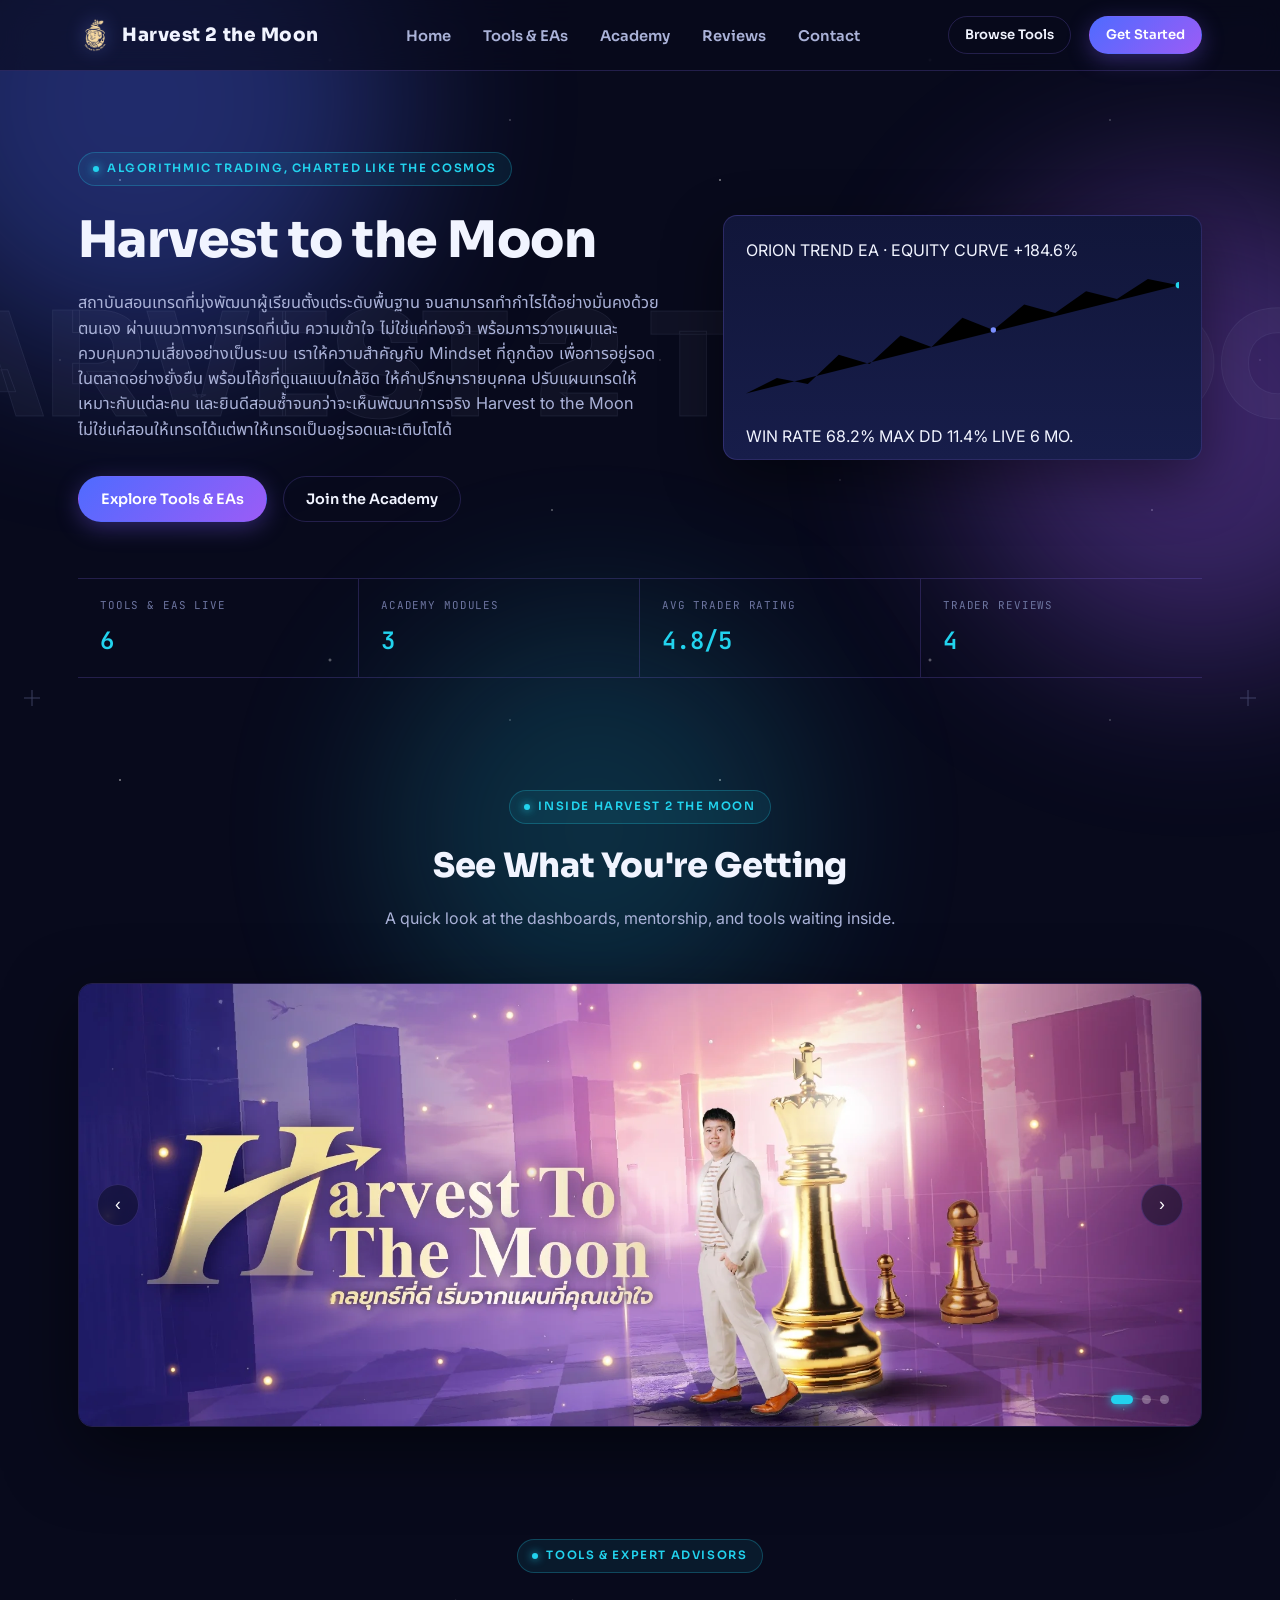
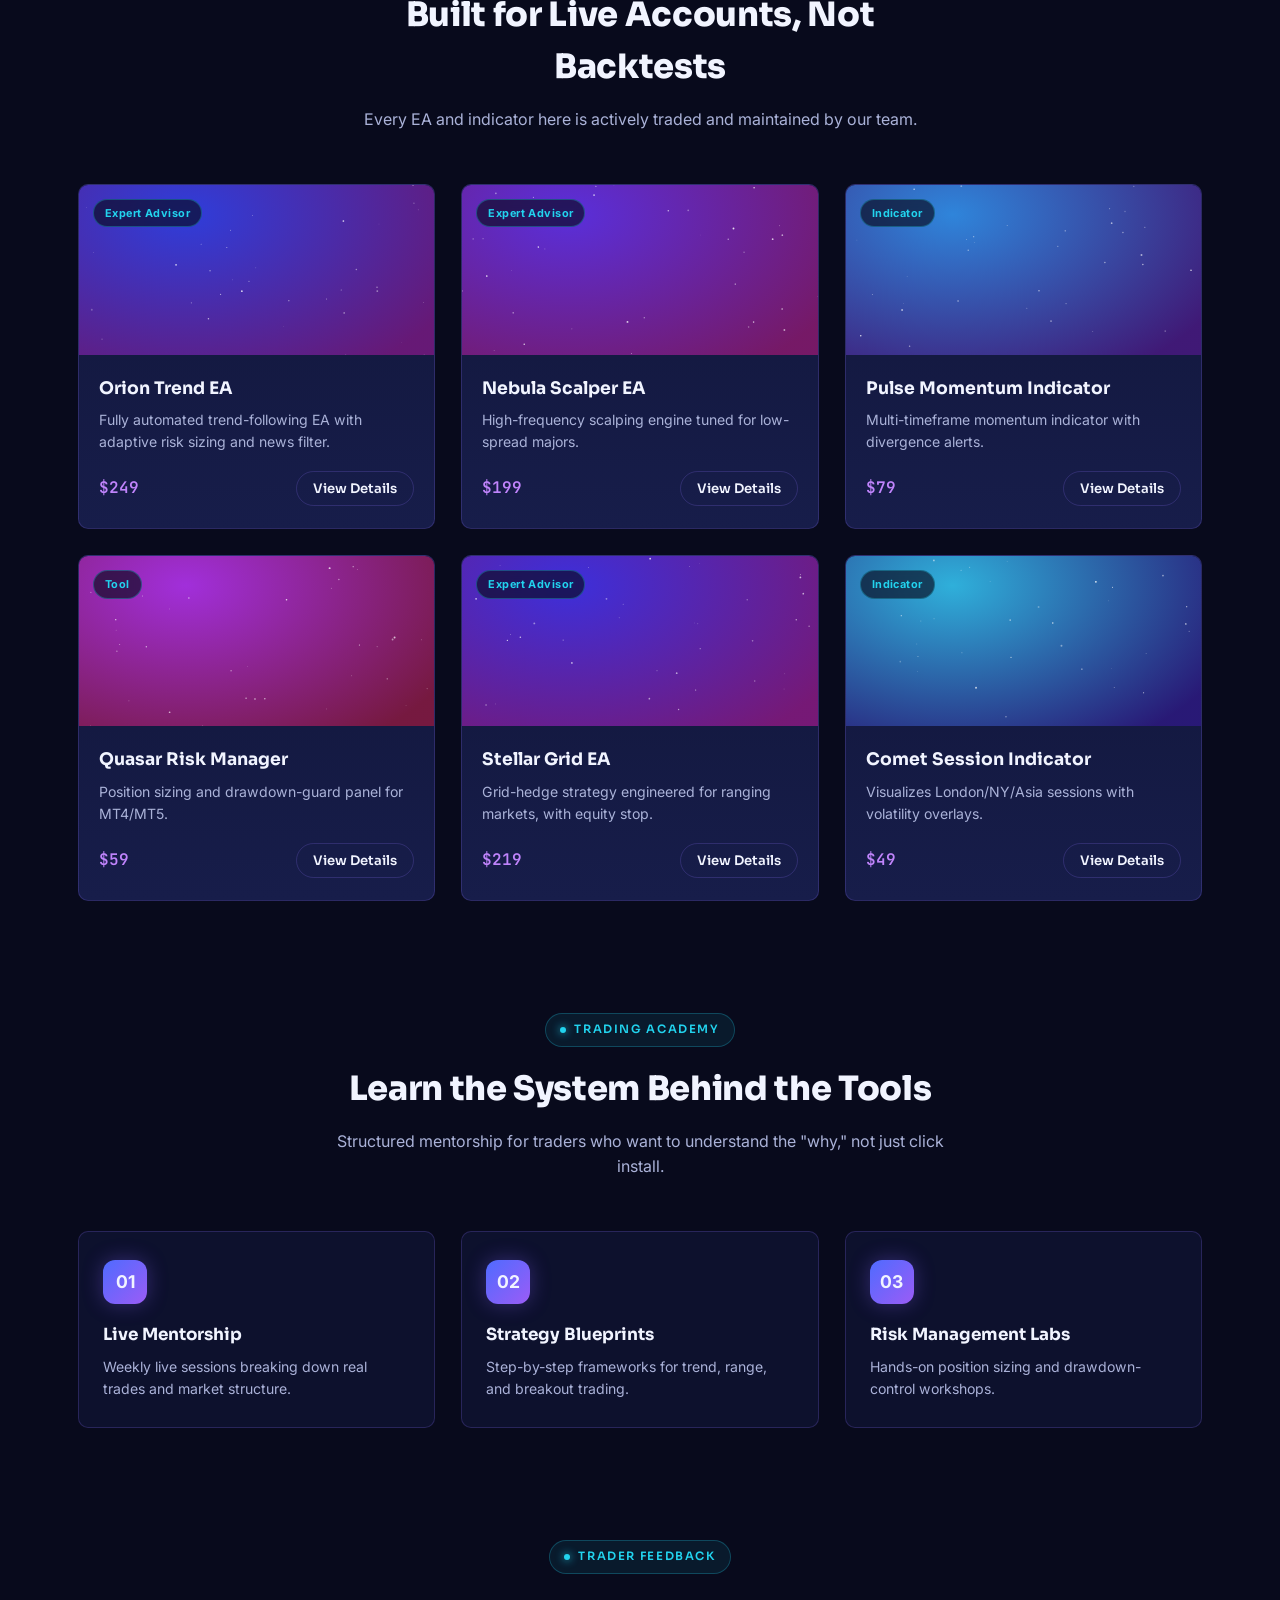
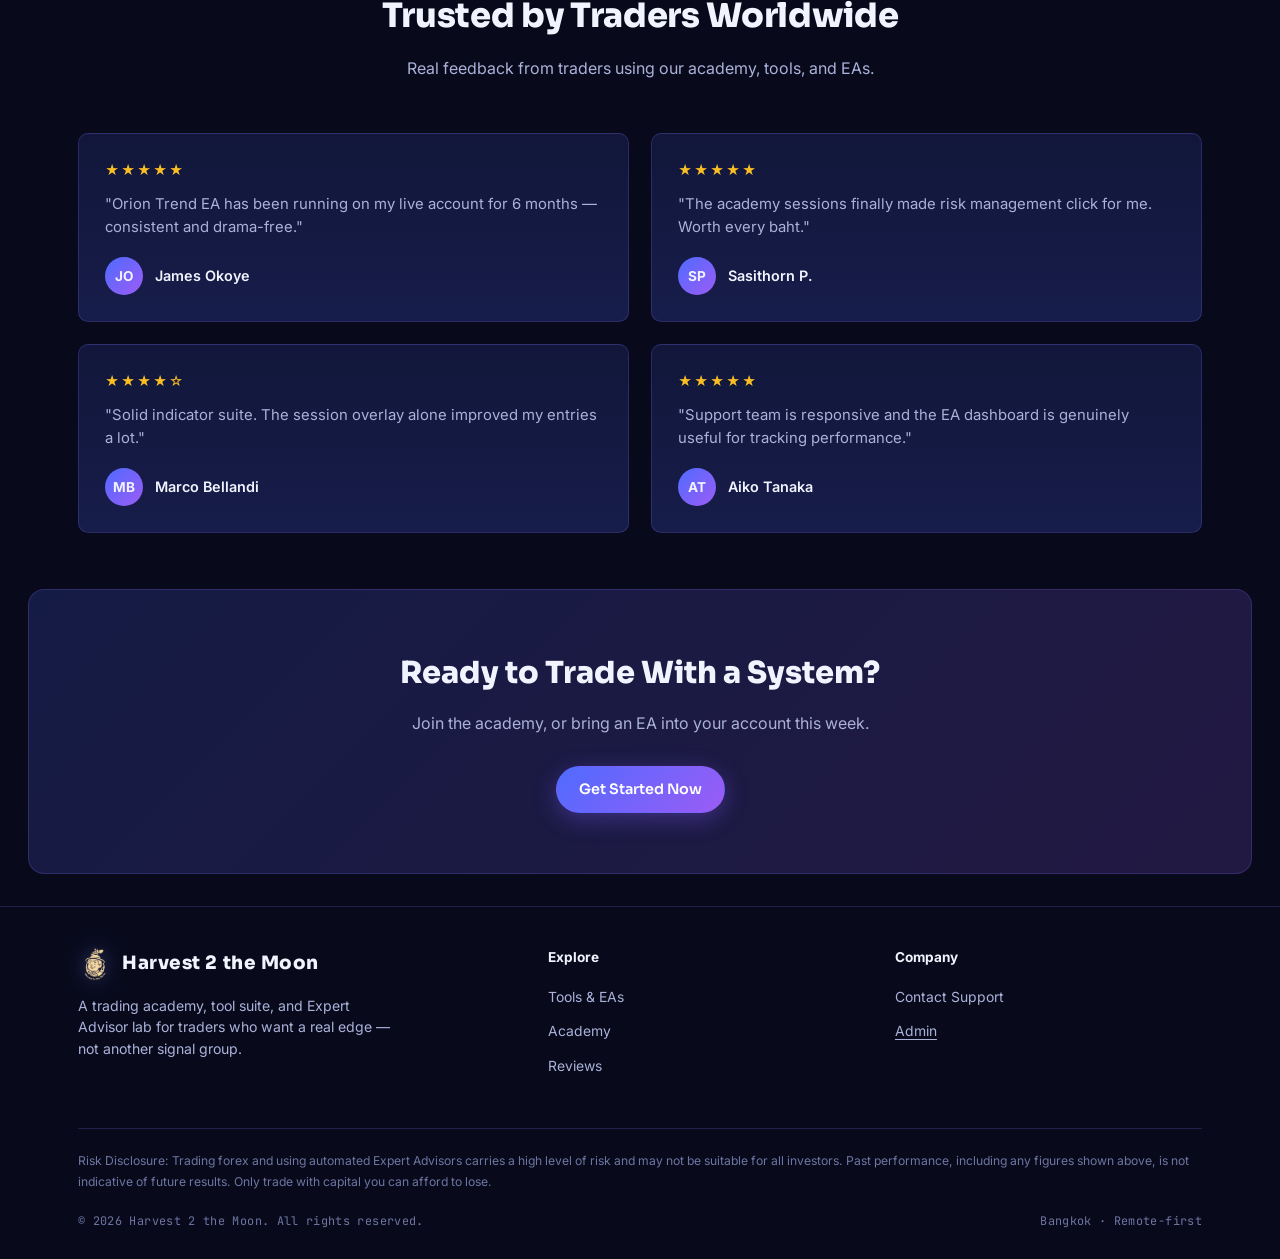
<file: orion-fx.html>
<!DOCTYPE html>
<html lang="en">
<head>
<meta charset="UTF-8">
<meta name="viewport" content="width=device-width, initial-scale=1.0">
<title>Harvest 2 the Moon — Trading Academy, Tools & Expert Advisors</title>
<link rel="preconnect" href="https://fonts.googleapis.com">
<link rel="preconnect" href="https://fonts.gstatic.com" crossorigin>
<link href="https://fonts.googleapis.com/css2?family=Sora:wght@400;600;700;800&family=Inter:wght@400;500;600&family=Noto+Sans+Thai:wght@400;500;600;700&family=JetBrains+Mono:wght@400;500;600&display=swap" rel="stylesheet">
<link rel="stylesheet" href="styles.css">
</head>
<body>

<canvas id="starfield-canvas"></canvas>
<div class="stars-layer"></div>
<div class="glow-blob glow-1"></div>
<div class="glow-blob glow-2"></div> 
<div class="glow-blob glow-3"></div>

<!-- ============ PUBLIC SITE ============ -->
<div id="publicView">

<header>
  <nav>
    <div class="brand"><img class="brand-mark" src="Element/256094_0.png" alt="Harvest 2 the Moon"> Harvest 2 the Moon</div>
    <ul class="nav-links" id="navLinks">
      <li><a class="nav-link" href="#home">Home</a></li>
      <li><a class="nav-link" href="#tools">Tools &amp; EAs</a></li>
      <li><a class="nav-link" href="#academy">Academy</a></li>
      <li><a class="nav-link" href="#reviews">Reviews</a></li>
      <li><a class="nav-link" href="#contact">Contact</a></li>
    </ul>
    <div class="nav-cta">
      <a class="btn btn-ghost btn-sm" href="#tools">Browse Tools</a>
      <a class="btn btn-primary btn-sm" href="#academy">Get Started</a>
      <button class="hamburger" id="hamburgerBtn" aria-label="Menu"><span></span><span></span><span></span></button>
    </div>
  </nav>
</header>

<main id="home">
  <section class="hero">
    <div class="hud-tick tick-tl"></div>
    <div class="hud-tick tick-tr"></div>
    <div class="hud-tick tick-bl"></div>
    <div class="hud-tick tick-br"></div>
    <div class="hero-watermark" aria-hidden="true">HARVEST&nbsp;2&nbsp;THE&nbsp;MOON</div>
    <div class="container">
      <div class="hero-grid">
        <div>
          <div class="eyebrow" id="heroEyebrow">ALGORITHMIC TRADING, CHARTED LIKE THE COSMOS</div>
          <h1 id="heroHeadline">Harvest to the Moon</h1>
          <p id="heroSub">สถาบันสอนเทรดที่มุ่งพัฒนาผู้เรียนตั้งแต่ระดับพื้นฐาน จนสามารถทำกำไรได้อย่างมั่นคงด้วยตนเอง ผ่านแนวทางการเทรดที่เน้น ความเข้าใจ ไม่ใช่แค่ท่องจำ พร้อมการวางแผนและควบคุมความเสี่ยงอย่างเป็นระบบ

เราให้ความสำคัญกับ Mindset ที่ถูกต้อง เพื่อการอยู่รอดในตลาดอย่างยั่งยืน พร้อมโค้ชที่ดูแลแบบใกล้ชิด ให้คำปรึกษารายบุคคล ปรับแผนเทรดให้เหมาะกับแต่ละคน และยินดีสอนซ้ำจนกว่าจะเห็นพัฒนาการจริง

Harvest to the Moon ไม่ใช่แค่สอนให้เทรดได้ แต่พาให้

เทรดเป็น อยู่รอด และเติบโตได้</p>
          <div class="hero-actions">
            <a class="btn btn-primary" href="#tools" id="heroCtaPrimary">Explore Tools &amp; EAs</a>
            <a class="btn btn-ghost" href="#academy" id="heroCtaSecondary">Join the Academy</a>
          </div>
        </div>
        <div class="chart-card">
          <div class="chart-card-head">
            <span class="label">ORION TREND EA · EQUITY CURVE</span>
            <span class="value">+184.6%</span>
          </div>
          <svg class="chart-svg" viewBox="0 0 560 200" xmlns="http://www.w3.org/2000/svg">
            <defs>
              <linearGradient id="chartGrad" x1="0" y1="0" x2="1" y2="0">
                <stop offset="0%" stop-color="#4f6bff"/>
                <stop offset="100%" stop-color="#c084fc"/>
              </linearGradient>
            </defs>
            <path class="chart-path" d="M0,170 L40,150 L80,158 L120,120 L160,132 L200,95 L240,110 L280,72 L320,88 L360,55 L400,66 L440,38 L480,48 L520,22 L560,30"/>
            <circle class="chart-dot" cx="560" cy="30" r="4" fill="#22d3ee"/>
            <circle class="chart-dot" cx="320" cy="88" r="3.5" fill="#7b8fff" style="animation-delay:.6s"/>
          </svg>
          <div class="chart-foot">
            <span>WIN RATE 68.2%</span>
            <span>MAX DD 11.4%</span>
            <span>LIVE 6 MO.</span>
          </div>
        </div>
      </div>
      <div class="hero-stats">
        <div class="hero-stat"><span class="hero-stat-label">Tools &amp; EAs Live</span><span class="hero-stat-value" id="statToolsCount">0</span></div>
        <div class="hero-stat"><span class="hero-stat-label">Academy Modules</span><span class="hero-stat-value" id="statAcademyCount">0</span></div>
        <div class="hero-stat"><span class="hero-stat-label">Avg Trader Rating</span><span class="hero-stat-value"><span id="statAvgRating">0</span>/5</span></div>
        <div class="hero-stat"><span class="hero-stat-label">Trader Reviews</span><span class="hero-stat-value" id="statReviewsCount">0</span></div>
      </div>
    </div>
  </section>

  <section id="slideshowSection">
    <div class="container">
      <div class="section-head">
        <div class="eyebrow">INSIDE HARVEST 2 THE MOON</div>
        <h2>See What You're Getting</h2>
        <p>A quick look at the dashboards, mentorship, and tools waiting inside.</p>
      </div>
      <div class="slideshow" id="slideshow">
        <button class="slide-arrow prev" id="slidePrev" aria-label="Previous">‹</button>
        <button class="slide-arrow next" id="slideNext" aria-label="Next">›</button>
        <div class="slide-nav" id="slideDots"></div>
      </div>
    </div>
  </section>

  <section id="tools">
    <div class="container">
      <div class="section-head">
        <div class="eyebrow">TOOLS &amp; EXPERT ADVISORS</div>
        <h2>Built for Live Accounts, Not Backtests</h2>
        <p>Every EA and indicator here is actively traded and maintained by our team.</p>
      </div>
      <div class="tools-grid" id="toolsGrid"></div>
    </div>
  </section>

  <section id="academy">
    <div class="container">
      <div class="section-head">
        <div class="eyebrow">TRADING ACADEMY</div>
        <h2>Learn the System Behind the Tools</h2>
        <p>Structured mentorship for traders who want to understand the "why," not just click install.</p>
      </div>
      <div class="academy-grid" id="academyGrid"></div>
    </div>
  </section>

  <section id="reviews">
    <div class="container">
      <div class="section-head">
        <div class="eyebrow">TRADER FEEDBACK</div>
        <h2>Trusted by Traders Worldwide</h2>
        <p>Real feedback from traders using our academy, tools, and EAs.</p>
      </div>
      <div class="reviews-grid" id="reviewsGrid"></div>
    </div>
  </section>

  <div class="cta-band">
    <h2>Ready to Trade With a System?</h2>
    <p>Join the academy, or bring an EA into your account this week.</p>
    <a class="btn btn-primary" href="#tools">Get Started Now</a>
  </div>
</main>

<footer id="contact">
  <div class="container">
    <div class="footer-grid">
      <div class="footer-brand">
        <div class="brand"><img class="brand-mark" src="Element/256094_0.png" alt="Harvest 2 the Moon"> Harvest 2 the Moon</div>
        <p>A trading academy, tool suite, and Expert Advisor lab for traders who want a real edge — not another signal group.</p>
      </div>
      <div class="footer-col">
        <h4>Explore</h4>
        <ul>
          <li><a href="#tools">Tools &amp; EAs</a></li>
          <li><a href="#academy">Academy</a></li>
          <li><a href="#reviews">Reviews</a></li>
        </ul>
      </div>
      <div class="footer-col">
        <h4>Company</h4>
        <ul>
          <li><a href="mailto:support@harvest2themoon.example">Contact Support</a></li>
          <li><a href="#" id="adminLink" class="admin-link">Admin</a></li>
        </ul>
      </div>
    </div>
    <p class="disclaimer">Risk Disclosure: Trading forex and using automated Expert Advisors carries a high level of risk and may not be suitable for all investors. Past performance, including any figures shown above, is not indicative of future results. Only trade with capital you can afford to lose.</p>
    <div class="footer-bottom">
      <span>© 2026 Harvest 2 the Moon. All rights reserved.</span>
      <span>Bangkok · Remote-first</span>
    </div>
  </div>
</footer>

</div>

<!-- ============ ADMIN VIEW ============ -->
<div id="adminView">
  <div class="container">

    <div id="adminGate" class="admin-gate">
      <h2>Admin Console</h2>
      <p>Enter the admin password to edit site content.</p>
      <input type="password" id="adminPassInput" placeholder="Password">
      <div class="error" id="adminError"></div>
      <button class="btn btn-primary" style="width:100%" id="adminLoginBtn">Log In</button>
      <p style="margin-top:16px;"><a class="admin-link" href="#" id="backToSiteFromGate">← Back to site</a></p>
    </div>

    <div id="adminDashboard" style="display:none;">
      <div class="admin-topbar">
        <div class="brand"><img class="brand-mark" src="Element/256094_0.png" alt="Harvest 2 the Moon"> Harvest 2 the Moon — ADMIN</div>
        <a class="btn btn-ghost" href="#" id="backToSite">← Back to Site</a>
      </div>

      <div class="admin-shell">
        <div class="admin-side">
          <h3>SECTIONS</h3>
          <button class="admin-tab active" data-tab="hero">Hero Text</button>
          <button class="admin-tab" data-tab="slides">Slideshow</button>
          <button class="admin-tab" data-tab="tools">Tools &amp; EAs</button>
          <button class="admin-tab" data-tab="academy">Academy</button>
          <button class="admin-tab" data-tab="reviews">Reviews</button>
        </div>

        <div class="admin-main">

          <div class="admin-panel active" data-panel="hero">
            <h2>Hero Section</h2>
            <div class="field-row"><label>Eyebrow tag</label><input id="f-hero-eyebrow"></div>
            <div class="field-row"><label>Headline</label><textarea id="f-hero-headline"></textarea></div>
            <div class="field-row"><label>Subheadline</label><textarea id="f-hero-sub"></textarea></div>
            <div class="field-row"><label>Primary button</label><input id="f-hero-cta1"></div>
            <div class="field-row"><label>Secondary button</label><input id="f-hero-cta2"></div>
            <button class="btn btn-primary btn-sm" id="saveHero">Save Changes</button>
          </div>

          <div class="admin-panel" data-panel="slides">
            <h2>Slideshow</h2>
            <div id="slidesEditList"></div>
            <button class="btn btn-ghost btn-sm" id="addSlide">+ Add Slide</button>
            <div style="margin-top:18px;"><button class="btn btn-primary btn-sm" id="saveSlides">Save Changes</button></div>
          </div>

          <div class="admin-panel" data-panel="tools">
            <h2>Tools &amp; Expert Advisors</h2>
            <div id="toolsEditList"></div>
            <button class="btn btn-ghost btn-sm" id="addTool">+ Add Tool / EA</button>
            <div style="margin-top:18px;"><button class="btn btn-primary btn-sm" id="saveTools">Save Changes</button></div>
          </div>

          <div class="admin-panel" data-panel="academy">
            <h2>Academy Highlights</h2>
            <div id="academyEditList"></div>
            <button class="btn btn-ghost btn-sm" id="addAcademy">+ Add Highlight</button>
            <div style="margin-top:18px;"><button class="btn btn-primary btn-sm" id="saveAcademy">Save Changes</button></div>
          </div>

          <div class="admin-panel" data-panel="reviews">
            <h2>User Reviews</h2>
            <div id="reviewsEditList"></div>
            <button class="btn btn-ghost btn-sm" id="addReview">+ Add Review</button>
            <div style="margin-top:18px;"><button class="btn btn-primary btn-sm" id="saveReviews">Save Changes</button></div>
          </div>

        </div>
      </div>
    </div>

  </div>
</div>

<div class="toast" id="toast">Changes saved</div>

<script src="script.js"></script>
</body>
</html>
</file>
<file: styles.css>
:root{
    --void:#080a1c;
    --panel:#11163a;
    --panel-2:#171d4a;
    --panel-3:#1d2456;
    --blue:#4f6bff;
    --blue-2:#7b8fff;
    --purple:#9b5cf6;
    --purple-2:#c084fc;
    --cyan:#22d3ee;
    --text-hi:#f1f4ff;
    --text-mid:#aab2d8;
    --text-low:#6d75a0;
    --border:rgba(139,109,246,0.22);
    --gold:#fbbf24;
    --radius:10px;
  }
  *{box-sizing:border-box;margin:0;padding:0;}
  html{scroll-behavior:smooth;}
  body{
    background:var(--void);
    color:var(--text-hi);
    font-family:'Inter','Noto Sans Thai',sans-serif;
    line-height:1.55;
    overflow-x:hidden;
    position:relative;
  }
  h1,h2,h3,.brand,.nav-link,.btn,.eyebrow{font-family:'Sora',sans-serif;}
  .mono{font-family:'JetBrains Mono',monospace;font-variant-numeric:tabular-nums;font-feature-settings:"tnum" 1;}
  .tab{font-variant-numeric:tabular-nums;font-feature-settings:"tnum" 1;}
  a{color:inherit;text-decoration:none;}
  ul{list-style:none;}
  img{max-width:100%;display:block;}
  .container{max-width:1180px;margin:0 auto;padding:0 28px;}

  /* ---------- ambient starfield ---------- */
  #starfield-canvas{position:fixed;inset:0;z-index:0;pointer-events:none;display:block;width:100%;height:100%;}
  .stars-layer{
    position:fixed;inset:0;z-index:0;pointer-events:none;
    background-image:
      radial-gradient(1.5px 1.5px at 20% 30%, rgba(255,255,255,.7), transparent),
      radial-gradient(1.5px 1.5px at 70% 65%, rgba(255,255,255,.5), transparent),
      radial-gradient(1px 1px at 85% 20%, rgba(255,255,255,.6), transparent),
      radial-gradient(1px 1px at 40% 80%, rgba(255,255,255,.4), transparent),
      radial-gradient(2px 2px at 55% 10%, rgba(255,255,255,.5), transparent),
      radial-gradient(1px 1px at 10% 60%, rgba(255,255,255,.4), transparent),
      radial-gradient(1.5px 1.5px at 92% 85%, rgba(255,255,255,.5), transparent);
    background-size:600px 600px;
    animation:twinkle 6s ease-in-out infinite alternate;
  }
  @keyframes twinkle{from{opacity:.55}to{opacity:1}}
  .glow-blob{
    position:fixed;border-radius:50%;filter:blur(90px);z-index:0;pointer-events:none;opacity:.35;
  }
  .glow-1{width:520px;height:520px;background:var(--blue);top:-160px;left:-120px;}
  .glow-2{width:480px;height:480px;background:var(--purple);top:20%;right:-160px;}
  .glow-3{width:420px;height:420px;background:var(--cyan);bottom:-140px;left:30%;opacity:.18;}

  main, header, footer{position:relative;z-index:1;}

  /* ---------- nav ---------- */
  header{
    position:fixed;top:0;left:0;right:0;z-index:50;
    background:rgba(8,10,28,0.65);
    backdrop-filter:blur(14px);
    border-bottom:1px solid var(--border);
  }
  nav{display:flex;align-items:center;justify-content:space-between;padding:16px 28px;max-width:1180px;margin:0 auto;}
  .brand{display:flex;align-items:center;gap:10px;font-weight:800;font-size:1.15rem;letter-spacing:.03em;}
  .brand-mark{
    width:34px;height:34px;object-fit:contain;flex:none;
    filter:drop-shadow(0 0 10px rgba(123,143,255,.45));
  }
  .nav-links{display:flex;gap:32px;align-items:center;}
  .nav-link{color:var(--text-mid);font-size:.92rem;font-weight:600;transition:color .2s;}
  .nav-link:hover{color:var(--text-hi);}
  .nav-cta{display:flex;align-items:center;gap:18px;}
  .btn{
    display:inline-flex;align-items:center;justify-content:center;gap:8px;
    padding:11px 22px;border-radius:999px;font-weight:600;font-size:.9rem;
    border:1px solid transparent;cursor:pointer;transition:transform .15s, box-shadow .15s, opacity .15s;
    white-space:nowrap;
  }
  .btn:active{transform:scale(.97);}
  .btn-primary{
    background:linear-gradient(135deg,var(--blue),var(--purple));
    color:white;box-shadow:0 6px 22px rgba(123,92,246,.35);
  }
  .btn-primary:hover{box-shadow:0 8px 28px rgba(123,92,246,.55);}
  .btn-ghost{background:transparent;border-color:var(--border);color:var(--text-hi);}
  .btn-ghost:hover{border-color:var(--blue-2);}
  .btn-sm{padding:8px 16px;font-size:.82rem;}
  .hamburger{display:none;flex-direction:column;gap:5px;cursor:pointer;background:none;border:none;}
  .hamburger span{width:22px;height:2px;background:var(--text-hi);display:block;}

  /* ---------- hero ---------- */
  .hero{padding:152px 0 56px;position:relative;overflow:hidden;}
  .hero .container{position:relative;z-index:1;}

  /* ---------- HUD framing: corner ticks + mission bar + watermark ---------- */
  .hud-tick{position:absolute;width:16px;height:16px;z-index:1;opacity:.5;}
  .hud-tick::before,.hud-tick::after{content:'';position:absolute;background:var(--text-low);}
  .hud-tick::before{left:50%;top:0;width:1px;height:100%;transform:translateX(-50%);}
  .hud-tick::after{top:50%;left:0;height:1px;width:100%;transform:translateY(-50%);}
  .tick-tl{top:28px;left:24px;} .tick-tr{top:28px;right:24px;}
  .tick-bl{bottom:28px;left:24px;} .tick-br{bottom:28px;right:24px;}

  .hero-watermark{
    position:absolute;inset:0;z-index:0;pointer-events:none;
    display:flex;align-items:center;justify-content:center;
    font-family:'Sora',sans-serif;font-weight:800;text-transform:uppercase;
    font-size:clamp(3rem,14vw,9rem);letter-spacing:-.02em;white-space:nowrap;overflow:hidden;
    color:rgba(170,178,216,.05);-webkit-text-stroke:1px rgba(170,178,216,.1);
  }

  .hero-stats{
    margin-top:56px;display:grid;grid-template-columns:repeat(4,1fr);
    border-top:1px solid var(--border);border-bottom:1px solid var(--border);
  }
  .hero-stat{padding:18px 22px;border-right:1px solid var(--border);}
  .hero-stat:last-child{border-right:none;}
  .hero-stat-label{
    display:block;font-family:'JetBrains Mono',monospace;font-size:.68rem;
    letter-spacing:.08em;text-transform:uppercase;color:var(--text-low);margin-bottom:8px;
  }
  .hero-stat-value{
    display:block;font-family:'JetBrains Mono',monospace;font-variant-numeric:tabular-nums;
    font-feature-settings:"tnum" 1;font-size:1.5rem;font-weight:600;color:var(--cyan);
  }

  .eyebrow{
    display:inline-flex;align-items:center;gap:8px;
    font-size:.72rem;letter-spacing:.14em;font-weight:600;
    color:var(--cyan);background:rgba(34,211,238,.08);
    border:1px solid rgba(34,211,238,.25);
    padding:7px 14px;border-radius:999px;margin-bottom:26px;
  }
  .eyebrow::before{content:'';width:6px;height:6px;border-radius:50%;background:var(--cyan);box-shadow:0 0 8px var(--cyan);}
  .hero-grid{display:grid;grid-template-columns:1.1fr .9fr;gap:60px;align-items:center;}
  .hero h1{font-size:3.15rem;font-weight:800;line-height:1.12;letter-spacing:-.01em;margin-bottom:22px;}
  .hero h1 .accent{background:linear-gradient(135deg,var(--blue-2),var(--purple-2));-webkit-background-clip:text;background-clip:text;color:transparent;}
  .hero p{color:var(--text-mid);font-size:1.02rem;max-width:600px;margin-bottom:34px;white-space:pre-line;}
  .hero-actions{display:flex;gap:16px;flex-wrap:wrap;}

  /* signature: chart-in-the-stars visual */
  .chart-card{
    background:linear-gradient(180deg,var(--panel),var(--panel-2));
    border:1px solid var(--border);border-radius:14px;padding:22px 22px 10px;
    box-shadow:0 20px 60px rgba(0,0,0,.45);
    position:relative;
  }
  .chart-card.logo-card{
    display:flex;align-items:center;justify-content:center;
    min-height:380px;padding:24px;
    background:none;border:none;box-shadow:none;
  }
  .hero-logo{
    width:95%;max-width:460px;height:auto;
    filter:
      drop-shadow(0 0 18px rgba(123,143,255,.65))
      drop-shadow(0 0 45px rgba(155,92,246,.5))
      drop-shadow(0 0 90px rgba(34,211,238,.3));
    animation:logoFloat 5s ease-in-out infinite;
  }
  @keyframes logoFloat{0%,100%{transform:translateY(0);}50%{transform:translateY(-10px);}}

  /* ---------- section shell ---------- */
  section{padding:56px 0;}
  .section-head{max-width:640px;margin:0 auto 52px;text-align:center;}
  .section-head .eyebrow{margin-bottom:16px;}
  .section-head h2{font-size:2.1rem;font-weight:800;margin-bottom:14px;letter-spacing:-.01em;}
  .section-head p{color:var(--text-mid);font-size:1rem;}

  /* ---------- section divider + frame ---------- */
  .section-divider{max-width:1180px;margin:0 auto 32px;padding:0 28px;}
  .section-divider span{
    display:block;height:1px;
    background:linear-gradient(90deg, transparent, var(--border) 15%, var(--border) 85%, transparent);
  }
  .section-frame{
    position:relative;
    border:1px solid var(--border);border-radius:var(--radius);
    padding:56px 40px;background:rgba(17,22,58,.9);
  }
  @media(max-width:640px){
    .section-frame{padding:40px 20px;}
  }

  /* ---------- slideshow ---------- */
  .slideshow{position:relative;border-radius:14px;overflow:hidden;border:1px solid var(--border);box-shadow:0 24px 70px rgba(0,0,0,.5);}
  .slide{display:none;position:relative;}
  .slide.active{display:block;}
  .slide img{width:100%;height:auto;display:block;}
  .slide-nav{position:absolute;bottom:22px;right:32px;z-index:3;display:flex;gap:9px;}
  .dot{width:9px;height:9px;border-radius:50%;background:rgba(255,255,255,.3);cursor:pointer;transition:.2s;border:none;}
  .dot.active{background:var(--cyan);box-shadow:0 0 10px var(--cyan);width:22px;border-radius:5px;}
  .slide-arrow{
    position:absolute;top:50%;transform:translateY(-50%);z-index:3;
    background:rgba(8,10,28,.5);border:1px solid var(--border);color:white;
    width:42px;height:42px;border-radius:50%;cursor:pointer;font-size:1.1rem;
    display:flex;align-items:center;justify-content:center;backdrop-filter:blur(6px);
  }
  .slide-arrow.prev{left:18px;} .slide-arrow.next{right:18px;}

  /* ---------- tools grid ---------- */
  .tools-grid{display:grid;grid-template-columns:repeat(3,1fr);gap:26px;}
  .tool-card{
    background:linear-gradient(180deg,var(--panel),var(--panel-2));
    border:1px solid var(--border);border-radius:var(--radius);overflow:hidden;
    transition:transform .25s, box-shadow .25s, border-color .25s;
  }
  .tool-card:hover{transform:translateY(-6px);box-shadow:0 20px 45px rgba(79,107,255,.18);border-color:rgba(123,143,255,.5);}
  .tool-img{height:170px;background-size:cover;background-position:center;position:relative;}
  .tool-badge{
    position:absolute;top:14px;left:14px;font-size:.68rem;font-weight:700;letter-spacing:.04em;
    padding:5px 11px;border-radius:999px;background:rgba(8,10,28,.65);backdrop-filter:blur(4px);
    color:var(--cyan);border:1px solid rgba(34,211,238,.3);
  }
  .tool-body{padding:20px 20px 22px;}
  .tool-body h3{font-size:1.08rem;font-weight:700;margin-bottom:8px;}
  .tool-body p{color:var(--text-mid);font-size:.88rem;margin-bottom:18px;min-height:44px;}
  .tool-foot{display:flex;align-items:center;justify-content:space-between;}
  .price{font-family:'JetBrains Mono',monospace;color:var(--purple-2);font-weight:600;font-size:1rem;}

  /* ---------- academy ---------- */
  .academy-grid{display:grid;grid-template-columns:repeat(3,1fr);gap:26px;}
  .academy-card{
    padding:28px 24px;border-radius:var(--radius);
    background:rgba(23,29,74,.4);border:1px solid var(--border);
  }
  .academy-icon{
    width:44px;height:44px;border-radius:12px;margin-bottom:18px;
    background:linear-gradient(135deg,var(--blue),var(--purple));
    display:flex;align-items:center;justify-content:center;font-size:1.1rem;font-weight:700;
    box-shadow:0 0 20px rgba(123,92,246,.35);
  }
  .academy-card h3{font-size:1.05rem;margin-bottom:8px;font-weight:700;}
  .academy-card p{color:var(--text-mid);font-size:.88rem;}

  /* ---------- reviews ---------- */
  .reviews-grid{display:grid;grid-template-columns:repeat(2,1fr);gap:22px;}
  .review-card{
    padding:26px;border-radius:var(--radius);
    background:linear-gradient(180deg,var(--panel),var(--panel-2));
    border:1px solid var(--border);
  }
  .stars{color:var(--gold);font-size:.85rem;letter-spacing:2px;margin-bottom:12px;}
  .review-text{color:var(--text-mid);font-size:.93rem;margin-bottom:18px;}
  .reviewer{display:flex;align-items:center;gap:12px;}
  .avatar{
    width:38px;height:38px;border-radius:50%;
    background:linear-gradient(135deg,var(--blue),var(--purple));
    display:flex;align-items:center;justify-content:center;font-weight:700;font-size:.85rem;
  }
  .reviewer .name{font-weight:600;font-size:.9rem;}

  /* ---------- CTA band ---------- */
  .cta-band{
    margin:0 28px;padding:60px 40px;border-radius:16px;text-align:center;
    background:linear-gradient(135deg, rgba(79,107,255,.18), rgba(155,92,246,.18));
    border:1px solid var(--border);
  }
  .cta-band h2{font-size:1.9rem;font-weight:800;margin-bottom:14px;}
  .cta-band p{color:var(--text-mid);margin-bottom:30px;}

  /* ---------- footer ---------- */
  footer{border-top:1px solid var(--border);padding:40px 0 28px;margin-top:32px;}
  .footer-grid{display:grid;grid-template-columns:1.4fr 1fr 1fr;gap:40px;margin-bottom:40px;}
  .footer-brand p{color:var(--text-mid);font-size:.88rem;margin-top:14px;max-width:320px;}
  .footer-col h4{font-size:.85rem;margin-bottom:16px;color:var(--text-hi);}
  .footer-col li{margin-bottom:10px;}
  .footer-col a{color:var(--text-mid);font-size:.87rem;}
  .footer-col a:hover{color:var(--cyan);}
  .disclaimer{font-size:.76rem;color:var(--text-low);border-top:1px solid var(--border);padding-top:22px;line-height:1.7;}
  .footer-bottom{
    display:flex;justify-content:space-between;align-items:center;margin-top:20px;
    font-family:'JetBrains Mono',monospace;font-size:.74rem;letter-spacing:.03em;color:var(--text-low);
  }
  .admin-link{color:var(--text-low);text-decoration:underline;text-underline-offset:3px;}

  /* ---------- admin ---------- */
  #adminView{display:none;min-height:100vh;padding:120px 0 60px;}
  .admin-gate{max-width:380px;margin:60px auto;background:var(--panel);border:1px solid var(--border);border-radius:12px;padding:36px;text-align:center;}
  .admin-gate h2{margin-bottom:8px;font-size:1.3rem;}
  .admin-gate p{color:var(--text-mid);font-size:.85rem;margin-bottom:22px;}
  .admin-gate input{
    width:100%;padding:12px 14px;border-radius:10px;border:1px solid var(--border);
    background:var(--panel-2);color:var(--text-hi);font-size:.9rem;margin-bottom:14px;
  }
  .admin-gate .error{color:#f87171;font-size:.8rem;margin-bottom:10px;min-height:1em;}
  .admin-shell{display:grid;grid-template-columns:220px 1fr;gap:0;background:var(--panel);border:1px solid var(--border);border-radius:12px;overflow:hidden;min-height:600px;}
  .admin-side{background:var(--panel-2);padding:26px 18px;border-right:1px solid var(--border);}
  .admin-side h3{font-size:.78rem;color:var(--text-low);letter-spacing:.08em;margin-bottom:16px;padding:0 8px;}
  .admin-tab{
    display:block;width:100%;text-align:left;padding:11px 12px;border-radius:9px;
    background:none;border:none;color:var(--text-mid);font-size:.87rem;font-weight:600;
    cursor:pointer;margin-bottom:4px;font-family:'Inter',sans-serif;
  }
  .admin-tab.active{background:rgba(79,107,255,.15);color:var(--text-hi);}
  .admin-main{padding:30px 34px;}
  .admin-panel{display:none;}
  .admin-panel.active{display:block;}
  .admin-panel h2{font-size:1.2rem;margin-bottom:22px;}
  .field-row{display:grid;grid-template-columns:130px 1fr;gap:14px;align-items:start;margin-bottom:14px;}
  .field-row label{font-size:.82rem;color:var(--text-mid);padding-top:10px;}
  .field-row input, .field-row textarea, .field-row select{
    width:100%;padding:10px 12px;border-radius:9px;border:1px solid var(--border);
    background:var(--panel-2);color:var(--text-hi);font-size:.88rem;font-family:'Inter',sans-serif;
  }
  .field-row textarea{min-height:70px;resize:vertical;}
  .admin-item{background:rgba(23,29,74,.5);border:1px solid var(--border);border-radius:12px;padding:18px;margin-bottom:16px;position:relative;}
  .admin-item-remove{
    position:absolute;top:14px;right:14px;background:none;border:none;color:#f87171;
    cursor:pointer;font-size:.78rem;font-weight:600;
  }
  .toast{
    position:fixed;bottom:26px;right:26px;background:var(--panel-2);border:1px solid rgba(34,211,238,.4);
    color:var(--text-hi);padding:13px 20px;border-radius:10px;font-size:.85rem;z-index:200;
    box-shadow:0 10px 30px rgba(0,0,0,.4);opacity:0;transform:translateY(10px);transition:.25s;pointer-events:none;
  }
  .toast.show{opacity:1;transform:translateY(0);}
  .admin-topbar{display:flex;justify-content:space-between;align-items:center;margin-bottom:26px;}
  .admin-topbar .btn-ghost{padding:8px 16px;font-size:.82rem;}

  @media(max-width:900px){
    .hero-grid{grid-template-columns:1fr;}
    .tools-grid, .academy-grid, .reviews-grid{grid-template-columns:1fr 1fr;}
    .footer-grid{grid-template-columns:1fr;}
    .admin-shell{grid-template-columns:1fr;}
    .admin-side{display:flex;overflow-x:auto;gap:6px;border-right:none;border-bottom:1px solid var(--border);}
  }
  @media(max-width:640px){
    .nav-links{
      position:fixed;top:66px;left:0;right:0;background:rgba(8,10,28,.97);
      flex-direction:column;padding:22px 28px;gap:18px;border-bottom:1px solid var(--border);
      display:none;
    }
    .nav-links.open{display:flex;}
    .hamburger{display:flex;}
    .nav-cta .btn-ghost{display:none;}
    .hero h1{font-size:2.2rem;}
    .tools-grid, .academy-grid, .reviews-grid{grid-template-columns:1fr;}
    .field-row{grid-template-columns:1fr;}
    .cta-band{margin:0 16px;padding:44px 22px;}
    .hud-tick{display:none;}
    .hero-stats{grid-template-columns:repeat(2,1fr);}
    .hero-stat:nth-child(2n){border-right:none;}
    .hero-stat:nth-child(-n+2){border-bottom:1px solid var(--border);}
    .footer-bottom{flex-direction:column;align-items:flex-start;gap:6px;}
  }
  @media (prefers-reduced-motion: reduce){
    *{animation-duration:.001ms !important; animation-iteration-count:1 !important; transition-duration:.001ms !important;}
  }
</file>
